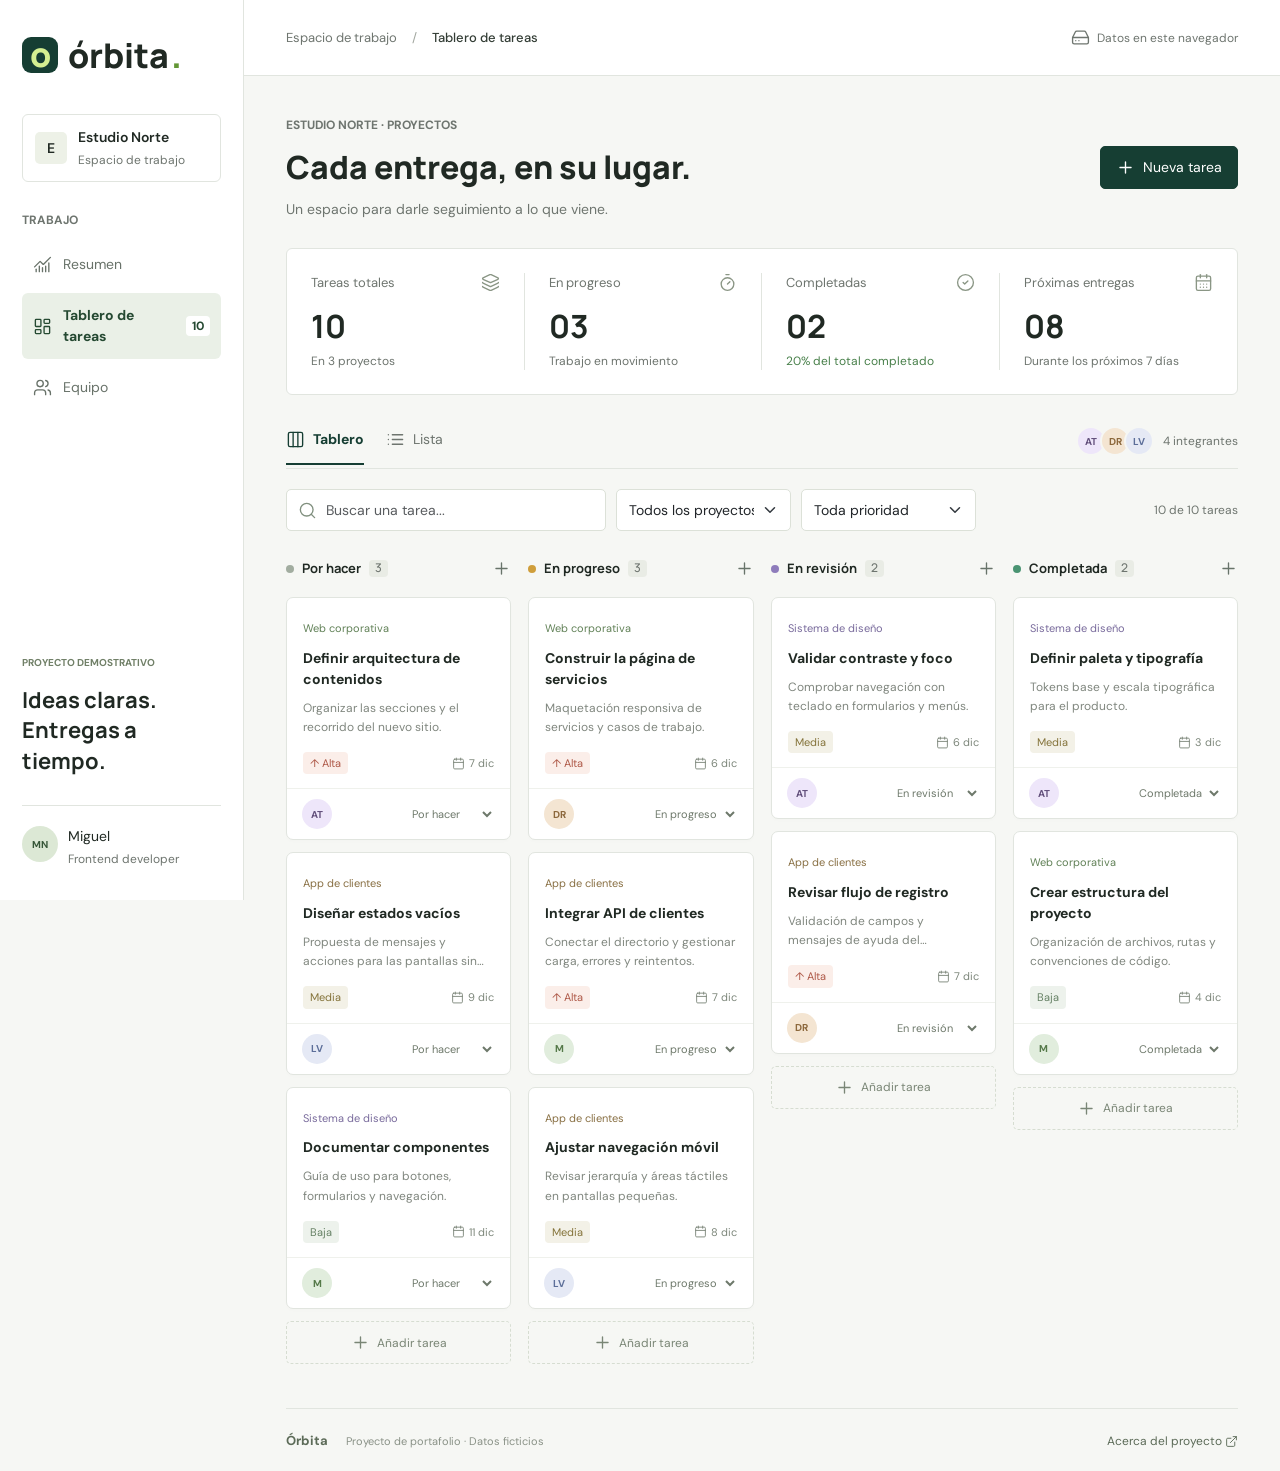
<file: index.html>
<!doctype html>
<html lang="es">
  <head>
    <meta charset="UTF-8" />
    <meta name="viewport" content="width=device-width, initial-scale=1" />
    <title>Órbita | Proyectos y entregas</title>
    <meta
      name="description"
      content="Organiza proyectos, tareas y entregas en Órbita. Proyecto demostrativo de desarrollo frontend."
    />
    <link rel="icon" href="assets/images/favicon.svg" type="image/svg+xml" />
    <link rel="stylesheet" href="assets/vendor/bootstrap/bootstrap.min.css" />
    <link rel="stylesheet" href="css/fonts.css" />
    <link rel="stylesheet" href="css/styles.css" />
    <script defer src="assets/vendor/lucide/lucide.min.js"></script>
    <script defer src="js/app.js"></script>
  </head>
  <body>
    <a class="skip-link" href="#main">Saltar al contenido</a>
    <aside class="sidebar">
      <a class="brand" href="#tablero"
        ><span class="brand-mark">o</span> órbita<span class="brand-dot">.</span></a
      >
      <div class="workspace">
        <span class="workspace-icon">E</span>
        <div>Estudio Norte<small>Espacio de trabajo</small></div>
      </div>
      <p class="nav-caption">TRABAJO</p>
      <nav aria-label="Navegación principal">
        <a href="#resumen" data-route="resumen"
          ><i data-lucide="chart-no-axes-combined"></i>Resumen</a
        >
        <a href="#tablero" data-route="tablero"
          ><i data-lucide="layout-dashboard"></i>Tablero de tareas<span id="nav-count"></span
        ></a>
        <a href="#equipo" data-route="equipo"><i data-lucide="users"></i>Equipo</a>
      </nav>
      <div class="sidebar-bottom">
        <span class="demo-label">PROYECTO DEMOSTRATIVO</span>
        <p>Ideas claras.<br />Entregas a tiempo.</p>
        <div class="profile">
          <span class="avatar me-avatar">MN</span>
          <div>Miguel<small>Frontend developer</small></div>
        </div>
      </div>
    </aside>
    <div class="shell">
      <header class="topbar">
        <div>
          Espacio de trabajo <span>/</span> <strong id="breadcrumb">Tablero de tareas</strong>
        </div>
        <span class="local-tag"><i data-lucide="hard-drive"></i> Datos en este navegador</span>
      </header>
      <main id="main" tabindex="-1">
        <section class="page-heading">
          <div>
            <p class="eyebrow">ESTUDIO NORTE · PROYECTOS</p>
            <h1 id="page-title">Cada entrega, en su lugar.</h1>
            <p id="page-description">Un espacio para darle seguimiento a lo que viene.</p>
          </div>
          <button class="btn btn-dark primary-action" id="new-task">
            <i data-lucide="plus"></i>Nueva tarea
          </button>
        </section>
        <div id="view"></div>
        <footer>
          Órbita <span>Proyecto de portafolio · Datos ficticios</span
          ><a href="docs/caso-de-estudio.html" target="_blank" rel="noopener"
            >Acerca del proyecto <i data-lucide="external-link"></i
          ></a>
        </footer>
      </main>
    </div>
    <dialog id="task-dialog" aria-labelledby="dialog-title">
      <form id="task-form">
        <div class="dialog-heading">
          <div>
            <p class="eyebrow">TAREAS</p>
            <h2 id="dialog-title">Nueva tarea</h2>
          </div>
          <button type="button" class="icon-button" data-close aria-label="Cerrar" title="Cerrar">
            <i data-lucide="x"></i>
          </button>
        </div>
        <input type="hidden" name="id" />
        <label for="title">Nombre de la tarea</label
        ><input
          class="form-control"
          id="title"
          name="title"
          required
          maxlength="120"
          placeholder="¿Qué necesitas entregar?"
        />
        <label for="description">Descripción</label
        ><textarea
          class="form-control"
          id="description"
          name="description"
          rows="3"
          maxlength="1000"
          placeholder="Contexto y criterios de entrega"
        ></textarea>
        <div class="form-grid">
          <div>
            <label for="project">Proyecto</label
            ><select class="form-select" name="project" id="project">
              <option>Web corporativa</option>
              <option>App de clientes</option>
              <option>Sistema de diseño</option>
            </select>
          </div>
          <div>
            <label for="owner">Responsable</label
            ><select class="form-select" name="owner" id="owner">
              <option>Ana Torres</option>
              <option>Diego Ruiz</option>
              <option>Lucía Vega</option>
              <option>Miguel</option>
            </select>
          </div>
          <div>
            <label for="status">Estado</label
            ><select class="form-select" name="status" id="status">
              <option value="pending">Por hacer</option>
              <option value="doing">En progreso</option>
              <option value="review">En revisión</option>
              <option value="done">Completada</option>
            </select>
          </div>
          <div>
            <label for="priority">Prioridad</label
            ><select class="form-select" name="priority" id="priority">
              <option>Media</option>
              <option>Alta</option>
              <option>Baja</option>
            </select>
          </div>
        </div>
        <label for="due">Fecha de entrega</label
        ><input class="form-control" type="date" name="due" id="due" required />
        <div class="dialog-actions">
          <button type="button" id="delete-task" class="btn btn-outline-danger">Eliminar</button
          ><span></span><button type="button" class="btn btn-light" data-close>Cancelar</button
          ><button class="btn btn-dark" type="submit">Guardar tarea</button>
        </div>
      </form>
    </dialog>
    <div id="toast" class="notification" role="status" aria-live="polite"></div>
  </body>
</html>
</file>
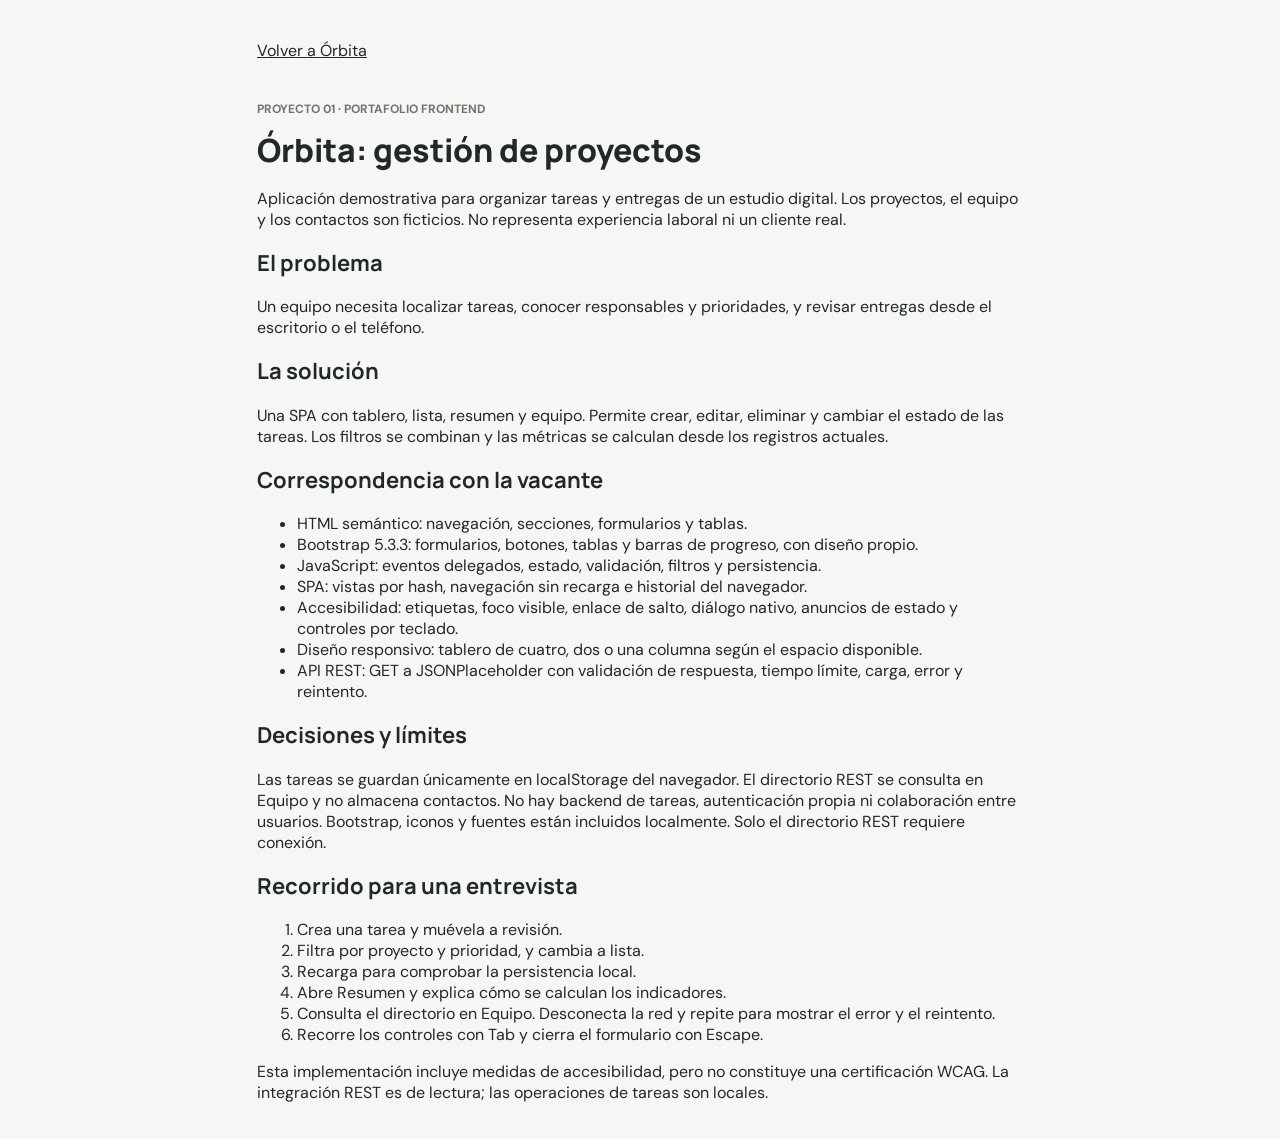
<file: docs/caso-de-estudio.html>
<!doctype html>
<html lang="es">
  <head>
    <meta charset="utf-8" />
    <meta name="viewport" content="width=device-width,initial-scale=1" />
    <title>Órbita | Caso de estudio</title>
    <link rel="icon" href="../assets/images/favicon.svg" />
    <link rel="stylesheet" href="../css/styles.css" />
  </head>
  <body>
    <main style="max-width: 850px; margin: 0 auto">
      <a href="../index.html">Volver a Órbita</a>
      <p class="eyebrow" style="margin-top: 40px">PROYECTO 01 · PORTAFOLIO FRONTEND</p>
      <h1>Órbita: gestión de proyectos</h1>
      <p>
        Aplicación demostrativa para organizar tareas y entregas de un estudio digital. Los
        proyectos, el equipo y los contactos son ficticios. No representa experiencia laboral ni un
        cliente real.
      </p>
      <h2>El problema</h2>
      <p>
        Un equipo necesita localizar tareas, conocer responsables y prioridades, y revisar entregas
        desde el escritorio o el teléfono.
      </p>
      <h2>La solución</h2>
      <p>
        Una SPA con tablero, lista, resumen y equipo. Permite crear, editar, eliminar y cambiar el
        estado de las tareas. Los filtros se combinan y las métricas se calculan desde los registros
        actuales.
      </p>
      <h2>Correspondencia con la vacante</h2>
      <ul>
        <li>HTML semántico: navegación, secciones, formularios y tablas.</li>
        <li>
          Bootstrap 5.3.3: formularios, botones, tablas y barras de progreso, con diseño propio.
        </li>
        <li>JavaScript: eventos delegados, estado, validación, filtros y persistencia.</li>
        <li>SPA: vistas por hash, navegación sin recarga e historial del navegador.</li>
        <li>
          Accesibilidad: etiquetas, foco visible, enlace de salto, diálogo nativo, anuncios de
          estado y controles por teclado.
        </li>
        <li>
          Diseño responsivo: tablero de cuatro, dos o una columna según el espacio disponible.
        </li>
        <li>
          API REST: GET a JSONPlaceholder con validación de respuesta, tiempo límite, carga, error y
          reintento.
        </li>
      </ul>
      <h2>Decisiones y límites</h2>
      <p>
        Las tareas se guardan únicamente en localStorage del navegador. El directorio REST se
        consulta en Equipo y no almacena contactos. No hay backend de tareas, autenticación propia
        ni colaboración entre usuarios. Bootstrap, iconos y fuentes están incluidos localmente. Solo
        el directorio REST requiere conexión.
      </p>
      <h2>Recorrido para una entrevista</h2>
      <ol>
        <li>Crea una tarea y muévela a revisión.</li>
        <li>Filtra por proyecto y prioridad, y cambia a lista.</li>
        <li>Recarga para comprobar la persistencia local.</li>
        <li>Abre Resumen y explica cómo se calculan los indicadores.</li>
        <li>
          Consulta el directorio en Equipo. Desconecta la red y repite para mostrar el error y el
          reintento.
        </li>
        <li>Recorre los controles con Tab y cierra el formulario con Escape.</li>
      </ol>
      <p>
        Esta implementación incluye medidas de accesibilidad, pero no constituye una certificación
        WCAG. La integración REST es de lectura; las operaciones de tareas son locales.
      </p>
    </main>
  </body>
</html>
</file>
<file: css/fonts.css>
@font-face {
  font-family: "DM Sans";
  font-style: normal;
  font-weight: 400;
  font-display: swap;
  src: url(../assets/fonts/font-0.ttf) format("truetype");
}
@font-face {
  font-family: "DM Sans";
  font-style: normal;
  font-weight: 500;
  font-display: swap;
  src: url(../assets/fonts/font-1.ttf) format("truetype");
}
@font-face {
  font-family: "DM Sans";
  font-style: normal;
  font-weight: 600;
  font-display: swap;
  src: url(../assets/fonts/font-2.ttf) format("truetype");
}
@font-face {
  font-family: "DM Sans";
  font-style: normal;
  font-weight: 700;
  font-display: swap;
  src: url(../assets/fonts/font-3.ttf) format("truetype");
}
@font-face {
  font-family: "Manrope";
  font-style: normal;
  font-weight: 500;
  font-display: swap;
  src: url(../assets/fonts/font-4.ttf) format("truetype");
}
@font-face {
  font-family: "Manrope";
  font-style: normal;
  font-weight: 600;
  font-display: swap;
  src: url(../assets/fonts/font-5.ttf) format("truetype");
}
@font-face {
  font-family: "Manrope";
  font-style: normal;
  font-weight: 700;
  font-display: swap;
  src: url(../assets/fonts/font-6.ttf) format("truetype");
}
@font-face {
  font-family: "Manrope";
  font-style: normal;
  font-weight: 800;
  font-display: swap;
  src: url(../assets/fonts/font-7.ttf) format("truetype");
}
</file>
<file: css/styles.css>
@import url("fonts.css");
:root {
  --ink: #202923;
  --muted: #6e756f;
  --line: #e1e5df;
  --green: #163e33;
  --lime: #d4ef91;
  --paper: #f6f7f4;
}
* {
  box-sizing: border-box;
}
body {
  margin: 0;
  background: var(--paper);
  color: var(--ink);
  font-family: "DM Sans", sans-serif;
  font-size: 16px;
  letter-spacing: 0;
}
button,
input,
select,
textarea {
  font: inherit;
}
a {
  color: inherit;
}
button,
a,
input,
select,
textarea {
  touch-action: manipulation;
}
:focus-visible {
  outline: 3px solid #277a67 !important;
  outline-offset: 4px;
}
i[data-lucide],
svg.lucide {
  width: 19px;
  height: 19px;
  flex-shrink: 0;
  stroke-width: 1.7;
}
button {
  cursor: pointer;
}
.sidebar {
  position: fixed;
  inset: 0 auto 0 0;
  width: 244px;
  background: white;
  border-right: 1px solid var(--line);
  display: flex;
  flex-direction: column;
  padding: 32px 22px;
}
.brand {
  display: flex;
  align-items: center;
  font:
    800 34px Manrope,
    sans-serif;
  text-decoration: none;
  gap: 10px;
}
.brand-mark {
  display: grid;
  place-items: center;
  width: 36px;
  height: 36px;
  background: var(--green);
  color: var(--lime);
  font-size: 34px;
  border-radius: 9px;
  line-height: 1;
  padding-bottom: 6px;
}
.brand-dot {
  color: #639735;
  margin-left: -8px;
}
.workspace {
  display: flex;
  gap: 11px;
  align-items: center;
  margin: 36px 0 29px;
  border: 1px solid var(--line);
  border-radius: 6px;
  padding: 12px;
  font-weight: 600;
  font-size: 14px;
}
.workspace small,
.profile small {
  display: block;
  font-size: 12px;
  color: var(--muted);
  font-weight: 400;
  margin-top: 3px;
}
.workspace-icon {
  display: grid;
  place-items: center;
  background: #edf1e7;
  width: 32px;
  height: 32px;
  border-radius: 5px;
}
.nav-caption,
.eyebrow {
  font-size: 12px;
  font-weight: 700;
  color: var(--muted);
  margin-bottom: 13px;
}
.sidebar nav {
  display: grid;
  gap: 6px;
}
.sidebar nav a {
  display: flex;
  align-items: center;
  gap: 11px;
  text-decoration: none;
  padding: 12px 11px;
  border-radius: 6px;
  color: #687269;
  font-size: 14px;
}
.sidebar nav a.active {
  background: #eaf0e7;
  color: #254932;
  font-weight: 650;
}
.sidebar nav a span {
  margin-left: auto;
  font-size: 12px;
  background: white;
  padding: 1px 6px;
  border-radius: 4px;
}
.sidebar-bottom {
  margin-top: auto;
  padding-top: 40px;
}
.demo-label {
  font-size: 10px;
  font-weight: 700;
  color: #718068;
}
.sidebar-bottom > p {
  font-family: Manrope;
  font-size: 22px;
  font-weight: 650;
  line-height: 1.4;
  margin: 12px 0 28px;
}
.profile {
  display: flex;
  gap: 10px;
  border-top: 1px solid var(--line);
  padding-top: 20px;
  font-size: 14px;
}
.avatar {
  width: 30px;
  height: 30px;
  display: inline-grid;
  place-items: center;
  border-radius: 50%;
  font-size: 10px;
  font-weight: 700;
  background: #eee6fa;
  color: #64517d;
  flex-shrink: 0;
}
.me-avatar {
  background: #dce8d5;
  color: #365638;
  width: 36px;
  height: 36px;
}
.shell {
  margin-left: 244px;
}
.topbar {
  height: 76px;
  border-bottom: 1px solid var(--line);
  padding: 0 42px;
  display: flex;
  align-items: center;
  justify-content: space-between;
  background: #fff;
  font-size: 13px;
  color: var(--muted);
}
.topbar span:not(.local-tag) {
  margin: 0 12px;
  color: #a1a79f;
}
.topbar strong {
  font-weight: 500;
  color: #333d35;
}
.local-tag {
  display: flex;
  align-items: center;
  gap: 7px;
  font-size: 12px;
}
main {
  max-width: 1600px;
  margin: auto;
  padding: 40px 42px 20px;
}
.page-heading {
  display: flex;
  align-items: center;
  justify-content: space-between;
  gap: 24px;
  margin-bottom: 28px;
}
h1 {
  font-family: Manrope;
  font-size: 32px;
  font-weight: 750;
  line-height: 1.3;
  margin: 0 0 10px;
}
h2 {
  font-family: Manrope;
  font-size: 22px;
  font-weight: 700;
}
h3 {
  font-size: 16px;
  font-weight: 650;
}
.page-heading p:last-child {
  color: var(--muted);
  font-size: 14px;
  margin: 0;
}
.btn {
  border-radius: 5px;
  font-size: 14px;
  padding: 10px 15px;
  display: inline-flex;
  align-items: center;
  justify-content: center;
  gap: 8px;
}
.btn-dark {
  background: var(--green);
  border-color: var(--green);
}
.btn-dark:hover {
  background: #275b4b;
}
.primary-action {
  white-space: nowrap;
}
.metrics {
  display: grid;
  grid-template-columns: repeat(4, minmax(0, 1fr));
  border: 1px solid var(--line);
  background: #fff;
  border-radius: 6px;
  margin-bottom: 31px;
  padding: 24px 0;
}
.metric {
  padding: 0 24px;
  border-right: 1px solid var(--line);
}
.metric:last-child {
  border: 0;
}
.metric-top {
  display: flex;
  align-items: center;
  justify-content: space-between;
  gap: 10px;
  color: var(--muted);
  font-size: 13px;
}
.metric-top svg {
  color: #8a9685;
}
.metric-value {
  font: 700 32px Manrope;
  margin: 12px 0 4px;
}
.metric-foot {
  font-size: 12px;
  color: var(--muted);
}
.metric-foot.positive {
  color: #49804b;
}
.board-head {
  display: flex;
  align-items: center;
  justify-content: space-between;
  border-bottom: 1px solid var(--line);
  margin-bottom: 20px;
  gap: 18px;
}
.view-tabs {
  display: flex;
  gap: 22px;
}
.view-tabs button {
  border: 0;
  background: transparent;
  color: var(--muted);
  padding: 0 0 13px;
  display: flex;
  gap: 8px;
  align-items: center;
  font-size: 14px;
  border-bottom: 2px solid transparent;
}
.view-tabs button.active {
  color: var(--green);
  border-color: var(--green);
  font-weight: 650;
}
.team-stack {
  display: flex;
  align-items: center;
  padding-bottom: 12px;
  gap: 0;
}
.team-stack .avatar {
  border: 2px solid var(--paper);
  margin-left: -6px;
}
.team-stack > span:last-child {
  font-size: 12px;
  color: var(--muted);
  margin-left: 9px;
}
.toolbar {
  display: flex;
  gap: 10px;
  align-items: center;
  margin-bottom: 25px;
}
.search-box {
  position: relative;
  max-width: 320px;
  flex: 1;
}
.search-box svg {
  position: absolute;
  left: 12px;
  top: 12px;
  color: #81907f;
}
.search-box input {
  padding-left: 39px;
}
.form-control,
.form-select {
  font-size: 14px;
  border-color: #dce1d8;
  border-radius: 5px;
  min-height: 42px;
  background-color: #fff;
}
.toolbar select {
  width: 175px;
}
.filter-count {
  margin-left: auto;
  font-size: 12px;
  color: var(--muted);
}
.board {
  display: grid;
  grid-template-columns: repeat(4, minmax(0, 1fr));
  gap: 17px;
  align-items: start;
}
.column {
  min-width: 0;
}
.column-heading {
  display: flex;
  gap: 8px;
  align-items: center;
  margin: 0 0 16px;
  font-size: 13px;
  font-weight: 650;
}
.status-dot {
  height: 8px;
  width: 8px;
  border-radius: 50%;
  background: #a2ada0;
}
.doing .status-dot {
  background: #cf9e3b;
}
.review .status-dot {
  background: #8e7cbb;
}
.done .status-dot {
  background: #4a9472;
}
.column-heading .count {
  color: var(--muted);
  font-weight: 400;
  background: #e9ece5;
  padding: 1px 6px;
  border-radius: 4px;
  font-size: 12px;
}
.column-heading .icon-button {
  margin-left: auto;
  width: 25px;
  height: 25px;
}
.icon-button {
  border: 0;
  background: transparent;
  color: #68746a;
  display: inline-grid;
  place-items: center;
  border-radius: 4px;
  width: 32px;
  height: 32px;
}
.icon-button:hover {
  background: #e9eee5;
}
.task-card {
  background: white;
  border: 1px solid var(--line);
  border-radius: 7px;
  margin-bottom: 12px;
  overflow: hidden;
  box-shadow: 0 2px 3px #21352103;
}
.task-open {
  display: block;
  background: none;
  border: none;
  width: 100%;
  padding: 17px 16px 14px;
  text-align: left;
  color: inherit;
}
.task-open:hover {
  background: #fcfdfb;
}
.project-label {
  font-size: 11px;
  color: #618157;
  display: inline-block;
  margin-bottom: 11px;
}
.project-label.app {
  color: #897044;
}
.project-label.design {
  color: #796b9c;
}
.task-open h3 {
  font-size: 14px;
  line-height: 1.5;
  margin: 0 0 9px;
  font-weight: 650;
  overflow-wrap: anywhere;
}
.task-open p {
  font-size: 12px;
  color: #80877f;
  line-height: 1.6;
  margin: 0 0 15px;
  display: -webkit-box;
  -webkit-line-clamp: 2;
  -webkit-box-orient: vertical;
  overflow: hidden;
}
.task-meta {
  display: flex;
  justify-content: space-between;
  align-items: center;
  gap: 6px;
}
.priority {
  font-size: 11px;
  padding: 3px 7px;
  border-radius: 4px;
  background: #f3f1e7;
  color: #84733a;
}
.priority.alta {
  background: #fbeee9;
  color: #ae5847;
}
.priority.baja {
  background: #edf2ec;
  color: #658064;
}
.due {
  font-size: 11px;
  color: #7d877b;
  display: flex;
  align-items: center;
  gap: 4px;
}
.due svg {
  width: 13px;
  height: 13px;
}
.task-bottom {
  display: flex;
  align-items: center;
  justify-content: space-between;
  border-top: 1px solid #eff1ec;
  padding: 10px 15px;
  gap: 8px;
}
.task-bottom select {
  width: auto;
  max-width: 145px;
  font-size: 11px;
  color: #6e796b;
  background: transparent;
  border: 0;
  padding: 4px;
  cursor: pointer;
}
.add-column {
  width: 100%;
  background: none;
  border: 1px dashed #d6ddd1;
  border-radius: 5px;
  padding: 11px;
  color: #7a8676;
  font-size: 12px;
  display: flex;
  align-items: center;
  justify-content: center;
  gap: 7px;
}
.empty {
  padding: 30px 12px;
  color: var(--muted);
  font-size: 13px;
  text-align: center;
}
.list-wrap {
  overflow-x: auto;
}
.table {
  font-size: 14px;
  --bs-table-bg: transparent;
}
.table th {
  font-size: 12px;
  color: var(--muted);
  font-weight: 500;
  padding: 15px;
}
.table td {
  padding: 15px;
  vertical-align: middle;
}
.table button {
  background: none;
  border: 0;
  text-align: left;
  color: var(--green);
  font-weight: 600;
}
.table select {
  min-width: 135px;
}
.summary-grid {
  display: grid;
  grid-template-columns: 1.5fr 1fr;
  gap: 32px;
  margin: 30px 0;
}
.summary-section {
  padding: 10px 0;
}
.summary-section h2 {
  font-size: 19px;
  margin-bottom: 24px;
}
.project-progress {
  margin-bottom: 25px;
}
.progress-label {
  display: flex;
  justify-content: space-between;
  font-size: 14px;
  margin-bottom: 9px;
}
.progress {
  height: 8px;
  background: #e3e7df;
}
.progress-bar {
  background: #5d8861;
}
.deadline-row {
  display: flex;
  justify-content: space-between;
  gap: 12px;
  border-bottom: 1px solid var(--line);
  padding: 14px 0;
  font-size: 14px;
}
.deadline-row small {
  display: block;
  color: var(--muted);
  margin-top: 4px;
}
.team-grid {
  display: grid;
  grid-template-columns: repeat(2, minmax(0, 1fr));
  gap: 18px;
}
.person {
  display: flex;
  gap: 16px;
  align-items: center;
  background: #fff;
  border: 1px solid var(--line);
  border-radius: 6px;
  padding: 24px;
}
.person .avatar {
  width: 48px;
  height: 48px;
  font-size: 15px;
}
.person p {
  font-size: 13px;
  color: var(--muted);
  margin: 4px 0;
}
.api-section {
  margin-top: 34px;
  border-top: 1px solid var(--line);
  padding-top: 25px;
}
.api-heading {
  display: flex;
  justify-content: space-between;
  align-items: center;
  gap: 20px;
}
.api-heading p {
  color: var(--muted);
  font-size: 14px;
}
.contacts {
  display: grid;
  grid-template-columns: repeat(2, minmax(0, 1fr));
  gap: 12px;
  margin-top: 18px;
}
.contact {
  border-bottom: 1px solid var(--line);
  padding: 15px 0;
  font-size: 14px;
}
.contact small {
  display: block;
  color: var(--muted);
  overflow-wrap: anywhere;
}
footer {
  display: flex;
  gap: 18px;
  align-items: center;
  border-top: 1px solid var(--line);
  padding-top: 22px;
  margin-top: 44px;
  font-size: 13px;
  font-weight: 700;
  color: #5c6b58;
}
footer span {
  font-size: 11px;
  color: #8a9287;
  font-weight: 400;
}
footer a {
  margin-left: auto;
  font-size: 12px;
  font-weight: 400;
  text-decoration: none;
}
footer svg {
  width: 13px !important;
  height: 13px !important;
}
dialog {
  width: min(560px, calc(100% - 28px));
  max-height: 90vh;
  overflow: auto;
  border: 1px solid var(--line);
  border-radius: 8px;
  padding: 28px;
  color: var(--ink);
}
dialog::backdrop {
  background: #14281b75;
  backdrop-filter: blur(3px);
}
.dialog-heading {
  display: flex;
  justify-content: space-between;
  align-items: start;
  margin-bottom: 20px;
}
.dialog-heading h2 {
  margin: 0;
}
.dialog-heading .eyebrow {
  margin-bottom: 5px;
}
label {
  display: block;
  font-size: 14px;
  margin: 17px 0 7px;
}
.form-grid {
  display: grid;
  grid-template-columns: 1fr 1fr;
  gap: 0 18px;
}
.dialog-actions {
  display: flex;
  gap: 8px;
  margin-top: 25px;
}
.dialog-actions > span {
  flex: 1;
}
.notification {
  position: fixed;
  bottom: 24px;
  left: 50%;
  transform: translateX(-50%);
  background: var(--green);
  color: white;
  padding: 13px 22px;
  border-radius: 6px;
  z-index: 10;
  font-size: 14px;
  opacity: 0;
  pointer-events: none;
}
.notification.show {
  opacity: 1;
}
.skip-link {
  position: fixed;
  top: -100px;
  left: 20px;
  background: white;
  padding: 15px;
  z-index: 20;
}
.skip-link:focus {
  top: 10px;
}
.api-error {
  color: #a13e30;
  font-size: 14px;
}
.color-1 {
  background: #f4e5d2;
  color: #8c683c;
}
.color-2 {
  background: #e5e9f5;
  color: #5c6e99;
}
.color-3 {
  background: #e1eddd;
  color: #557949;
}
@media (min-width: 1600px) {
  main {
    padding-top: 52px;
  }
  .task-open {
    padding: 20px;
  }
  .task-open h3 {
    font-size: 16px;
  }
  .task-open p {
    font-size: 14px;
  }
}
@media (max-width: 1150px) {
  .sidebar {
    width: 205px;
    padding: 25px 15px;
  }
  .shell {
    margin-left: 205px;
  }
  main {
    padding: 30px 25px;
  }
  .topbar {
    padding: 0 25px;
  }
  .board {
    grid-template-columns: repeat(2, minmax(0, 1fr));
    gap: 24px;
  }
  .metric {
    padding: 0 15px;
  }
  .metric-top {
    font-size: 12px;
  }
}
@media (max-width: 760px) {
  .sidebar {
    position: static;
    width: 100%;
    padding: 16px 20px;
    border-right: 0;
    border-bottom: 1px solid var(--line);
  }
  .brand {
    font-size: 27px;
  }
  .brand-mark {
    width: 29px;
    height: 29px;
    font-size: 27px;
  }
  .workspace,
  .nav-caption,
  .sidebar-bottom {
    display: none;
  }
  .sidebar nav {
    display: flex;
    margin-top: 17px;
    gap: 5px;
    flex-wrap: wrap;
  }
  .sidebar nav a {
    font-size: 12px;
    padding: 9px;
  }
  .sidebar nav svg {
    width: 16px;
  }
  .shell {
    margin: 0;
  }
  .topbar {
    height: 47px;
    padding: 0 20px;
    font-size: 11px;
  }
  .local-tag {
    font-size: 10px;
  }
  .local-tag svg {
    display: none;
  }
  main {
    padding: 27px 20px 18px;
  }
  .page-heading {
    align-items: start;
    flex-wrap: wrap;
    gap: 17px;
  }
  h1 {
    font-size: 26px;
  }
  .page-heading p:last-child {
    font-size: 13px;
  }
  .eyebrow {
    font-size: 10px;
  }
  .metrics {
    grid-template-columns: repeat(2, minmax(0, 1fr));
    padding: 0;
    margin-bottom: 25px;
  }
  .metric {
    padding: 18px;
    border-bottom: 1px solid var(--line);
  }
  .metric:nth-child(2) {
    border-right: 0;
  }
  .metric:nth-child(3),
  .metric:nth-child(4) {
    border-bottom: 0;
  }
  .metric-value {
    font-size: 27px;
    margin: 7px 0 3px;
  }
  .toolbar {
    flex-wrap: wrap;
  }
  .search-box {
    max-width: none;
    flex: 1 1 100%;
  }
  .toolbar select {
    flex: 1;
    width: calc(50% - 5px);
    min-width: 0;
  }
  .filter-count {
    width: 100%;
    margin: 0;
  }
  .team-stack > span:last-child {
    display: none;
  }
  .board {
    gap: 20px;
    grid-template-columns: 1fr;
  }
  .column-heading {
    font-size: 14px;
  }
  .task-open h3 {
    font-size: 16px;
  }
  .task-open p {
    font-size: 14px;
  }
  .task-bottom select,
  .priority,
  .due {
    font-size: 12px;
  }
  .team-grid,
  .summary-grid,
  .contacts {
    grid-template-columns: 1fr;
  }
  .summary-grid {
    gap: 12px;
  }
  footer {
    flex-wrap: wrap;
  }
  footer a {
    margin: 0;
    width: 100%;
  }
  .api-heading {
    align-items: start;
    flex-direction: column;
  }
  .form-grid {
    gap: 0 12px;
  }
  dialog {
    padding: 20px;
  }
  .dialog-actions {
    flex-wrap: wrap;
  }
  .dialog-actions .btn {
    font-size: 12px;
  }
  .task-meta {
    gap: 14px;
  }
  .local-tag {
    max-width: 110px;
    text-align: right;
  }
}
</file>
